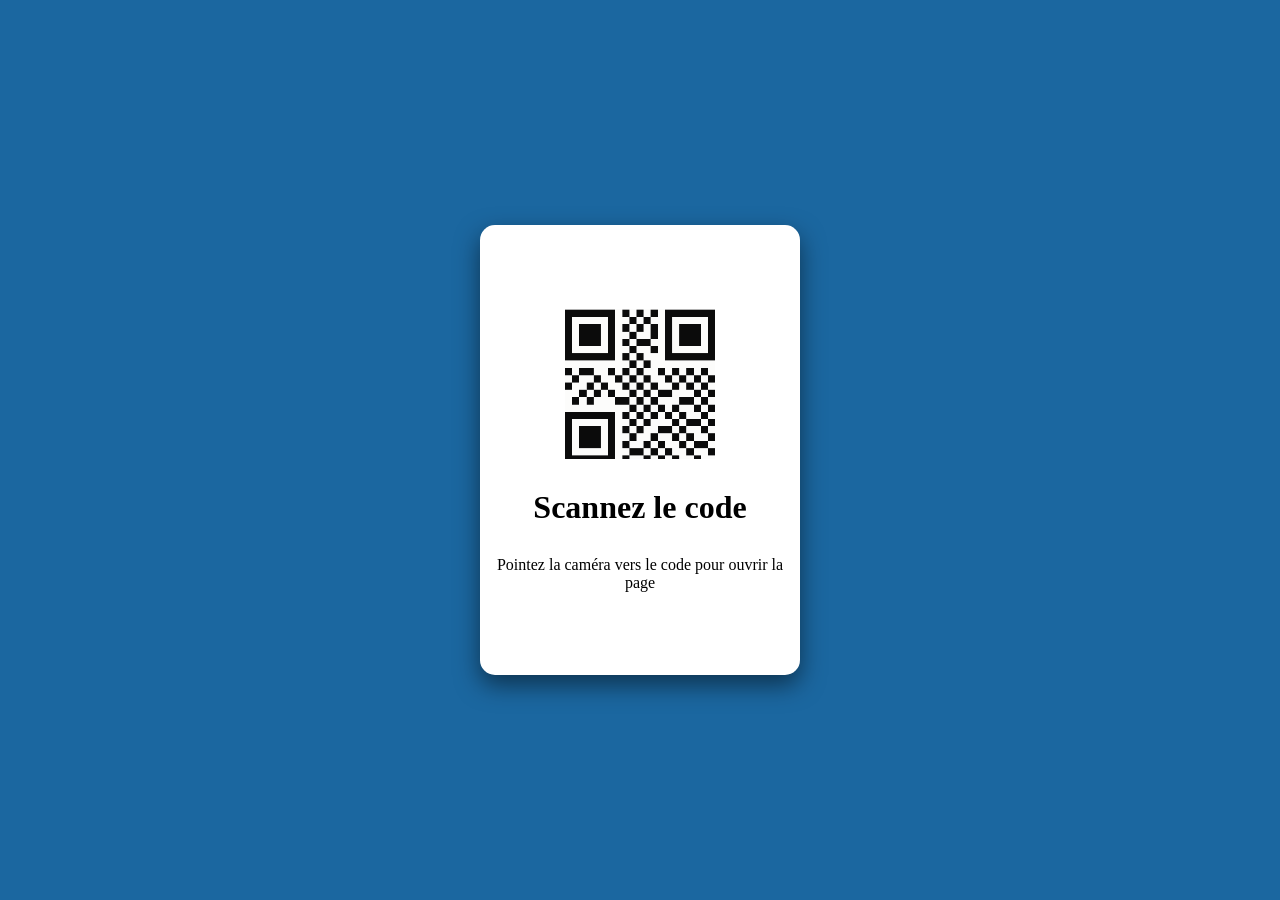
<file: index.html>
<!DOCTYPE html>
<html lang="en">
<head>
    <meta charset="UTF-8">
    <meta name="viewport" content="width=device-width, initial-scale=1.0">
    <link rel="stylesheet" href="style.css">
    <title>Qr code</title>
</head>
<body>

    <div class="card">
            <img src="images/image-qr-code.png" alt="Qr code">
            <h1>Scannez le code</h1>
            <p>Pointez la caméra vers le code pour ouvrir la page </p>
    </div>
</body>
</html>
</file>
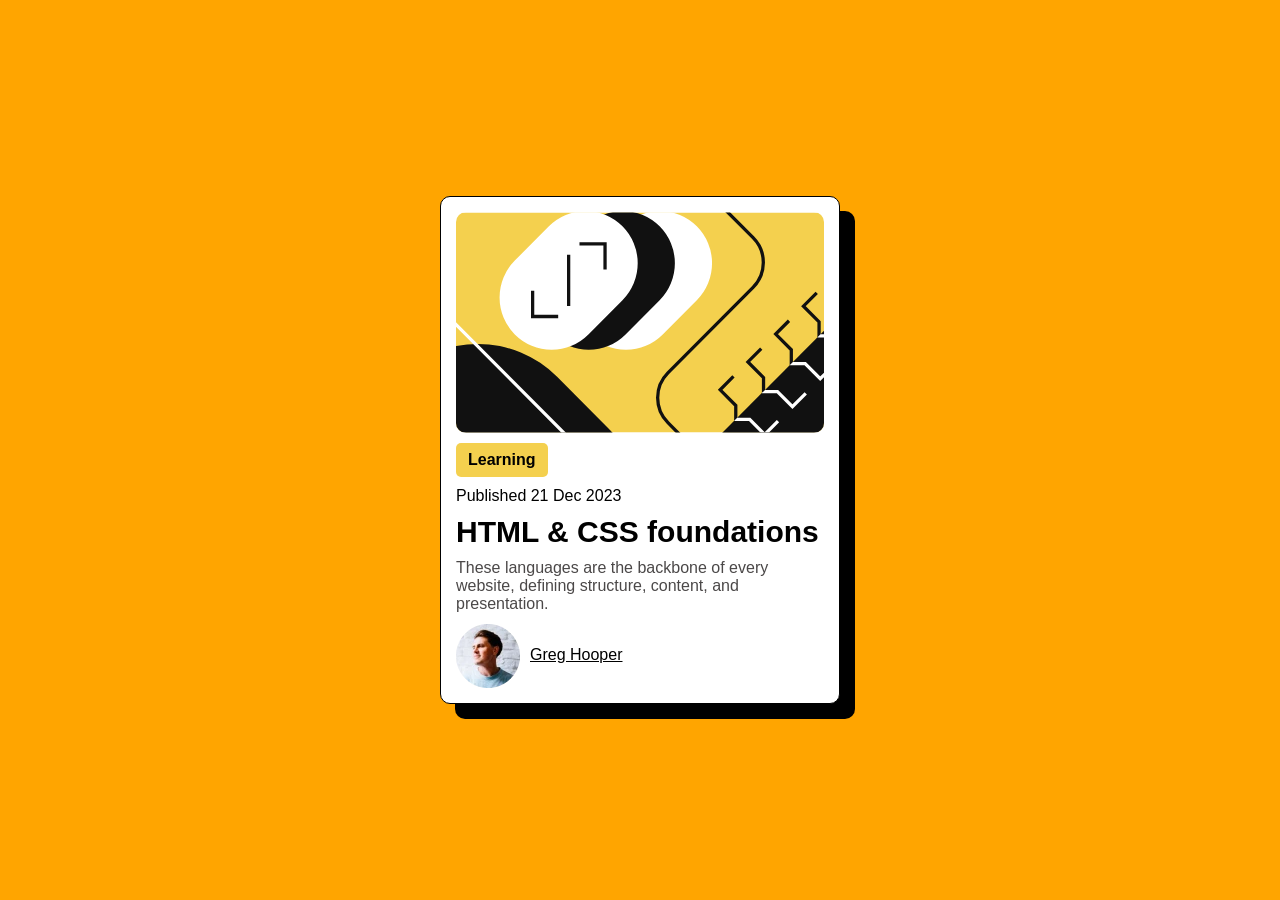
<file: blog-preview-card/index.html>
<!DOCTYPE html>
<html lang="en">
<head>
    <meta charset="UTF-8">
    <meta name="viewport" content="width=device-width, initial-scale=1.0">
    <link rel="stylesheet" href="style.css">
    <title>Blog Preview card</title>
</head>
<body>
    <div class="card">
        <img src="images/illustration-article.svg" alt="picture" class="photo">
        <span>Learning</span>
        <p class="first">Published 21 Dec 2023</p>
        <h1>HTML & CSS foundations</h1>
        <p class="second">These languages are the backbone of every website, defining structure, content, and presentation.</p>
        <div class="last">
            <img src="images/image-avatar.webp" alt="avatar">
            <p class="name">Greg Hooper</p>
        </div>
    </div>
</body>
</html>
</file>
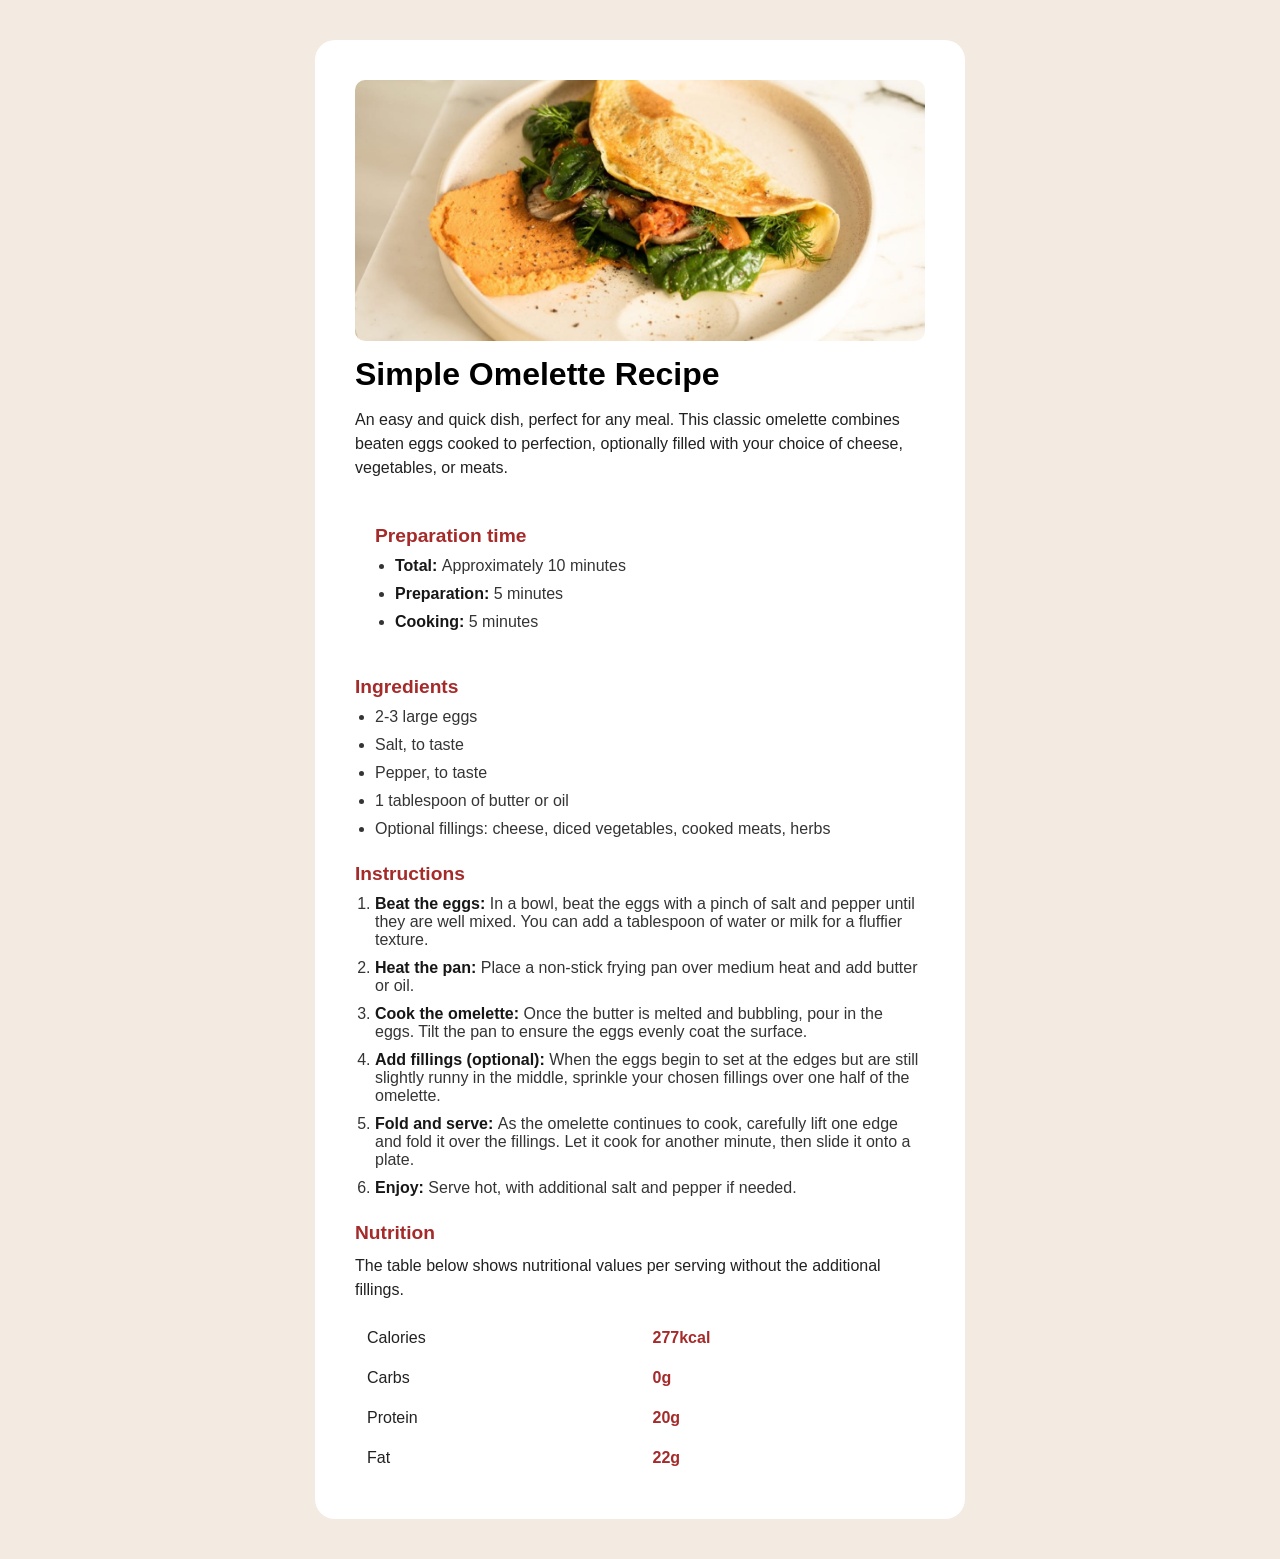
<file: Recipe page/index.html>
<!DOCTYPE html>
<html lang="en">
<head>
    <meta charset="UTF-8">
    <meta name="viewport" content="width=device-width, initial-scale=1.0">
    <link rel="stylesheet" href="style.css">
    <title>Recipe page</title>
</head>
<body>
    <div class="card">
        <header>
            <img src="images/image-omelette.jpeg" alt="photo">
            <h1>Simple Omelette Recipe</h1>
            <p>An easy and quick dish, perfect for any meal. This classic omelette combines 
               beaten eggs cooked to perfection, optionally filled with your choice of cheese, vegetables, or meats.
            </p>
        </header>
        <div class="first">
            <span>Preparation time</span>
            <ul>
                <li><strong>Total: </strong>Approximately 10 minutes</li>
                <li><strong>Preparation: </strong>5 minutes</li>
                <li><strong>Cooking: </strong>5 minutes</li>
            </ul>
        </div>

        
        <div class="second">
            <span>Ingredients</span>
            <ul>
                <li>2-3 large eggs</li>
                <li>Salt, to taste</li>
                <li>Pepper, to taste</li>
                <li>1 tablespoon of butter or oil</li>
                <li>Optional fillings: cheese, diced vegetables, cooked meats, herbs</li>
            </ul>
        </div>

       
        <div class="third">
            <span>Instructions</span>
            <ol>
                <li><strong>Beat the eggs: </strong>In a bowl, beat the eggs with a pinch of salt and pepper until they are well mixed. You can add a tablespoon of water or milk for a fluffier texture.</li>
                <li><strong>Heat the pan: </strong>Place a non-stick frying pan over medium heat and add butter or oil.</li>
                <li><strong>Cook the omelette: </strong>Once the butter is melted and bubbling, pour in the eggs. Tilt the pan to ensure the eggs evenly coat the surface.</li>
                <li><strong>Add fillings (optional): </strong>When the eggs begin to set at the edges but are still slightly runny in the middle, sprinkle your chosen fillings over one half of the omelette.</li>
                <li><strong>Fold and serve: </strong>As the omelette continues to cook, carefully lift one edge and fold it over the fillings. Let it cook for another minute, then slide it onto a plate.</li>
                <li><strong>Enjoy: </strong>Serve hot, with additional salt and pepper if needed.</li>
            </ol>
        </div>

        <div class="fourth">
            <span>Nutrition</span>
            <p>The table below shows nutritional values per serving without the additional fillings.</p>
            <table>
                <tr>
                    <td>Calories</td>
                    <td class="value">277kcal</td>
                </tr>
                <tr>
                    <td>Carbs</td>
                    <td class="value">0g</td>
                </tr>
                <tr>
                    <td>Protein</td>
                    <td class="value">20g</td>
                </tr>
                <tr>
                    <td>Fat</td>
                    <td class="value">22g</td>
                </tr>
            </table>
        </div>
    </div>
</body>
</html>
</file>
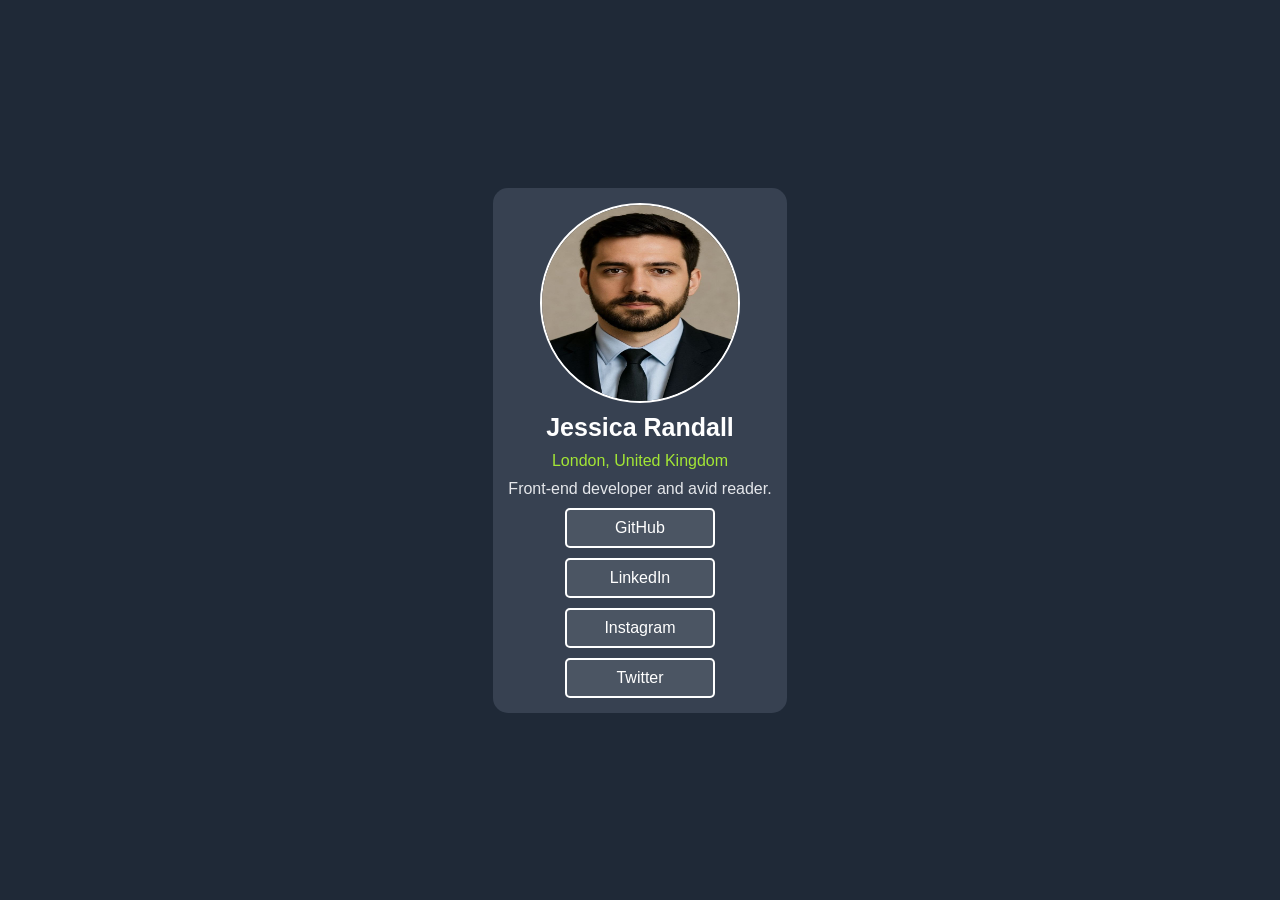
<file: social-links-profile/index.html>
<!DOCTYPE html>
<html lang="en">
<head>
    <meta charset="UTF-8">
    <meta name="viewport" content="width=device-width, initial-scale=1.0">
    <link rel="stylesheet" href="main.css">
    <title>Document</title>
</head>
<body>
    <div class="card">
       <img src="photo.jpg" alt="photo de Jessica">
       <h1>Jessica Randall</h1>
       <span>London, United Kingdom</span>
       <p>Front-end developer and avid reader.</p>
       <div class="icons">GitHub</div>
       <div class="icons">LinkedIn</div>
       <div class="icons">Instagram</div>
       <div class="icons">Twitter</div>

    </div>
</body>
</html>
</file>
<file: style.css>
*{
    margin: 0;
    padding: 0;
    box-sizing: border-box;
}
body{
    display: flex;
    min-height: 100vh;
    justify-content: center;
    align-items: center;
    background-color: rgb(27, 103, 160);
}
.card{
    display: flex;
    flex-direction: column;
    justify-content: center;
    align-items: center;
    text-align: center;
    gap: 30px;
    border-radius: 15px;
    padding: 10px;
    width: 320px;
    height: 450px;
    box-shadow: 0 10px 25px rgba(0, 0, 0, 0.50);
    background-color: #ffffff;
}
img{
    width: 150px;
    height: 150px;
}
</file>
<file: blog-preview-card/style.css>
*{
    margin: 0;
    padding: 0;
    box-sizing: border-box;
}

body{
    min-height: 100vh;
    display: flex;
    justify-content: center;
    align-items: center;
    flex-direction: column;
    font-family: sans-serif;
    background-color: orange;
}

.card{
    display: flex;
    flex-direction: column;
    gap: 10px;
    background-color: white;
    padding: 15px;
    border-radius: 10px;
    border: 1px solid black;
    box-shadow:  15px 15px black;
    width: 25rem;
}

.card:hover{
    transform: translateY(-5px);
}

.photo{
    width: 23rem;
    border-radius: 10px;
}

h1{
    font-size: 30px;
}
h1:hover{
    color: orange;
    cursor: pointer;
}

span{
    background-color: #f4d04e;
    padding: 8px 12px;
    font-weight: bold;
    align-self: self-start;
    border-radius: 5px;
}

.second{
    color: rgb(75, 72, 72);
}

.last{
    display: flex;
    flex-direction: row;
    align-items: center;
    gap: 10px;
}

.name{
    text-decoration: underline;
}
</file>
<file: Recipe page/style.css>
* {
    margin: 0;
    padding: 0;
    box-sizing: border-box;
}

body {
    min-height: 100vh;
    background-color: rgb(243, 234, 225);
    display: flex;
    justify-content: center;
    align-items: center;
    font-family: sans-serif;
    padding: 40px 0;
}

.card {
    background-color: white;
    width: 650px;
    padding: 40px;
    border-radius: 20px;
    display: flex;
    flex-direction: column;
    gap: 25px;
}

header {
    display: flex;
    flex-direction: column;
    gap: 15px;
}

img {
    width: 100%;
    border-radius: 10px;
}

h1 {
    color: black;
}

p {
    color: rgb(34, 33, 33);
    line-height: 1.5;
}

h1:hover, p:hover {
    color: rgb(239, 162, 248);
}

.first {
    display: flex;
    flex-direction: column;
    padding: 20px;
    border-radius: 10px;
    color: rgb(53, 52, 52);
    gap: 10px;
}

.first ul {
    display: flex;
    flex-direction: column;
    gap: 10px;
    margin-left: 20px;
}

.second {
    display: flex;
    flex-direction: column;
    gap: 10px;
    color: rgb(53, 52, 52);
}

.second ul {
    display: flex;
    flex-direction: column;
    gap: 10px;
    margin-left: 20px;
}

.third {
    display: flex;
    flex-direction: column;
    gap: 10px;
    color: rgb(53, 52, 52);
}

.third ol {
    display: flex;
    flex-direction: column;
    gap: 10px;
    margin-left: 20px;
}

.fourth {
    display: flex;
    flex-direction: column;
    gap: 10px;
    color: rgb(53, 52, 52);
}

span {
    color: brown;
    font-weight: bold;
    font-size: 1.2rem;
}

strong {
    color: rgb(23, 23, 23);
}

table {
    width: 100%;
    margin-top: 5px;
}
td {
    padding: 10px;
    color: rgb(34, 33, 33);
}

.value {
    color: brown;
    font-weight: bold;
}
</file>
<file: social-links-profile/main.css>
*{
    margin: 0;
    padding: 0;
    box-sizing: border-box;
}

body{
    min-height: 100vh;
    display: flex;
    justify-content: center;
    align-items: center;
    font-family: sans-serif;
    background-color: #1f2937;
}
img{
    width: 200px;
    height: 200px;
    border-radius: 100%;
    border: 2px solid white;

}
h1{
    color: #ffffff;
    font-size: 25px;
}
span{
    color: #a3e635;
}
p{
     color: #e5e7eb;;
}

.card{
    display: flex;
    justify-content: center;
    align-items: center;
    flex-direction: column;
    gap: 10px;
    padding: 15px;
    border-radius: 15px;
    background-color: #374151;
}

.icons{
    background-color: #4b5563;
    padding: 2px;
    border-radius: 5px;
    width: 150px;
    height: 40px;
    display: flex;
    align-items: center;
    justify-content: center;
    color: #ffffff;
    border: 2px solid white;
    transition: 0.5s;
}
.icons:hover{
    background-color: #a3e635;
    color: black;
    transform: translateX(15px);
}
</file>
